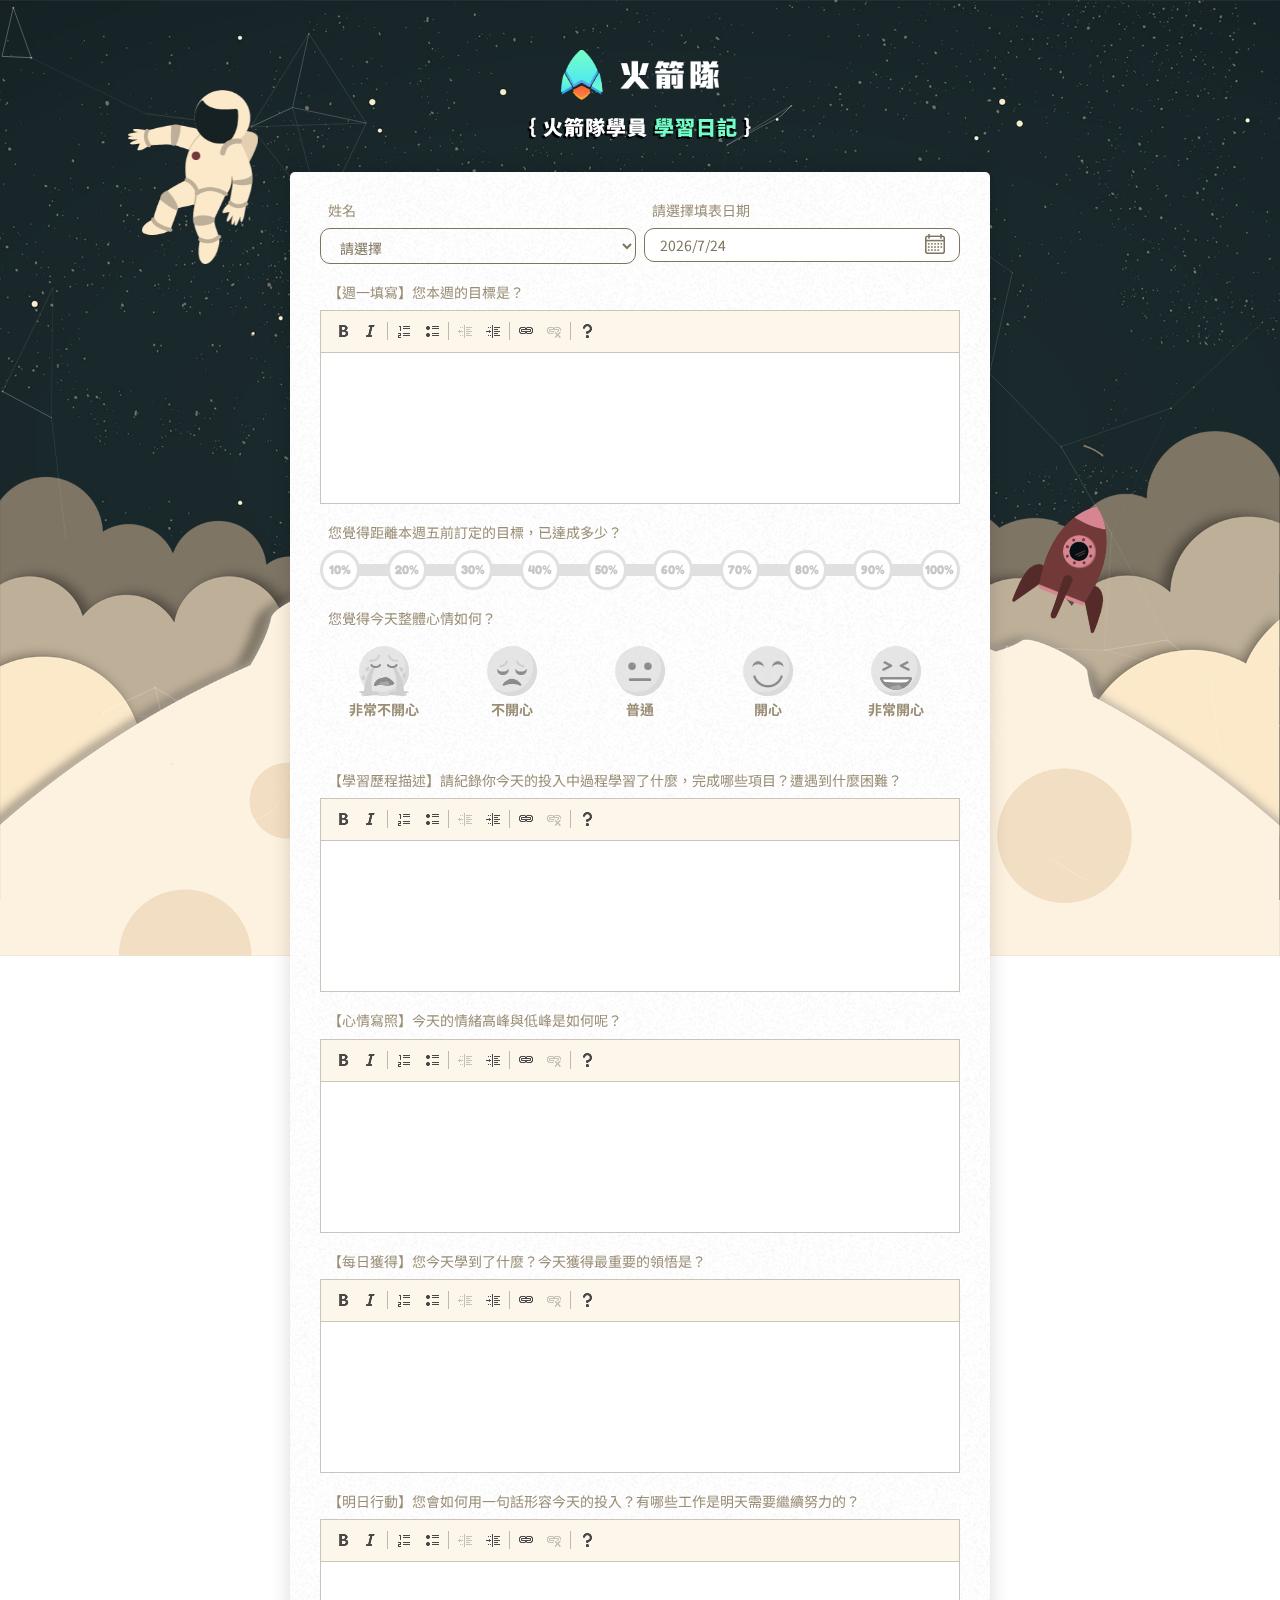
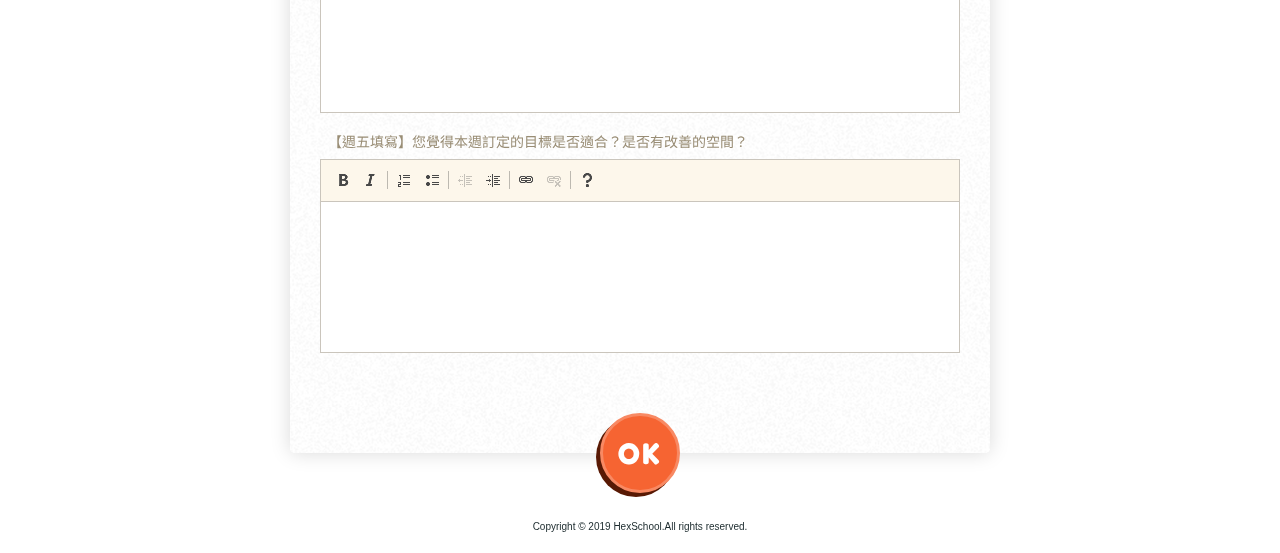
<file: index.html>
<!DOCTYPE html>
<html lang="zh-TW">

<head>
    <meta charset="UTF-8">

    <title>火箭隊｜學員日記填寫表單</title>

    <!-- <meta content="width=device-width, initial-scale=1.0" name="viewport"> -->
    <meta name="viewport" content="width=device-width, initial-scale=1.0, maximum-scale=1.0, user-scalable=0" />
    <meta http-equiv="X-UA-Compatible" content="IE=edge,chrome=1">

    <meta property="og:title" content="六角學院｜火箭隊軟體工程師培訓營">
    <meta property="og:description" content="火箭隊軟體工程師培訓計畫｜與您一同搭造火箭，讓您的人生一飛沖天">
    <meta property="og:image" content="https://register.rocket-coding.com/img/fb.jpg">

    <meta property="fb:app_id" content="113926539963626">
    <meta property="og:site_name" content="六角學院｜火箭隊軟體工程師培訓營">
    <meta property="og:locale" content="zh_TW">
    <!-- <meta property="og:url" content="http://register.rocket-coding.com/"> -->
    <meta property="og:type" content="website">
    <link rel="icon" href="admin/img/favicon.png">

    <meta content="https://register.rocket-coding.com/img/fb.png" name="image">
    <meta content="火箭隊軟體工程師培訓計畫｜與您一同搭造火箭，讓您的人生一飛沖天" name="description">
    <meta content="六角學院" name="author">
    <link rel="stylesheet" href="admin/css/all.css">

</head>

<body>
    <!-- <div class="loader">
        <div class="loader_img">
            <img class="logo_img" src="admin/img/logo01.png" alt="">
            <img class="logo_word" src="admin/img/logo02.png" alt="">
        </div>
    </div> -->
    <div class="container">
        <div class="logo">
            <a href="index.html"><img src="admin/img/logo.png" alt=""></a>
            <h1><span>｛ 火箭隊學員</span> 學習日記 <span> ｝</span></h1>
        </div>
        <div class="bgItme">
            <img class="man" src="admin/img/man.png" alt="">
            <!-- <img class="moon" src="admin/img/moon.png" alt=""> -->
            <img class="rocket" src="admin/img/rocket.png" alt="">
        </div>
        <div class="form">

            <form action="" method="post" target="hide_iframe">
                <div class="row">
                    <div class="col-6">
                        <div class="form__group">
                            <label for="">姓名</label>
                            <div class="select">
                                <select name="姓名" id="name">
                                    <option disabled selected hidden>請選擇</option>
                                    <option value="江宜蓁">宜蓁</option>
                                    <option value="Chita">Chita</option>
                                    <option value="Mike">Mike</option>
                                </select>
                            </div>
                        </div>
                    </div>
                    <div class="col-6">
                        <div class="form__group searchDate_box">
                            <label for="">請選擇填表日期</label>
                            <input id="searchDate" type="text" value="">
                        </div>
                    </div>
                </div>
                <div class="form__group targetBox">
                    <label for="">【週一填寫】您本週的目標是？</label>
                    <!-- <div class="target">1.完成什麼什麼什麼</div> -->
                    <textarea id="editor" name="" rows="3"></textarea>
                </div>
                <div class="form__group">
                    <label for="">您覺得距離本週五前訂定的目標，已達成多少？</label>
                    <div class="form__progress">
                        <div class="degree"><em></em></div>
                        <span>10%<input type="radio" name="ok" value="10"></span>
                        <span>20%<input type="radio" name="ok" value="20"></span>
                        <span>30%<input type="radio" name="ok" value="30"></span>
                        <span>40%<input type="radio" name="ok" value="40"></span>
                        <span>50%<input type="radio" name="ok" value="50"></span>
                        <span>60%<input type="radio" name="ok" value="60"></span>
                        <span>70%<input type="radio" name="ok" value="70"></span>
                        <span>80%<input type="radio" name="ok" value="80"></span>
                        <span>90%<input type="radio" name="ok" value="90"></span>
                        <span>100%<input type="radio" name="ok" value="100"></span>
                    </div>
                </div>
                <div class="form__group">
                    <label for="">您覺得今天整體心情如何？</label>
                    <div class="form__img">
                        <div class="form__group">
                            <input type="radio" name="mood" value="1">
                            <img src="admin/img/mood/01.svg">
                            <label for="mood">非常不開心</label>
                        </div>
                        <div class="form__group">
                            <input type="radio" name="mood" value="2">
                            <img src="admin/img/mood/02.svg" alt="">
                            <label for="mood">不開心</label>
                        </div>
                        <div class="form__group">
                            <input type="radio" name="mood" value="3">
                            <img src="admin/img/mood/03.svg" alt="">
                            <label for="mood">普通</label>
                        </div>
                        <div class="form__group">
                            <input type="radio" name="mood" value="4">
                            <img src="admin/img/mood/04.svg" alt="">
                            <label for="mood">開心</label>
                        </div>
                        <div class="form__group">
                            <input type="radio" name="mood" value="5">
                            <img src="admin/img/mood/05.svg" alt="">
                            <label for="mood">非常開心</label>
                        </div>
                    </div>
                </div>
                <div class="form__group">
                    <label for="">【學習歷程描述】請紀錄你今天的投入中過程學習了什麼，完成哪些項目？遭遇到什麼困難？</label>
                    <textarea id="process" name="" rows="3"></textarea>
                </div>
                <div class="form__group">
                    <label for="">【心情寫照】今天的情緒高峰與低峰是如何呢？</label>
                    <textarea id="sentiment" name="" rows="3"></textarea>
                </div>
                <div class="form__group">
                    <label for="">【每日獲得】您今天學到了什麼？今天獲得最重要的領悟是？</label>
                    <textarea id="comprehension" name="" rows="3"></textarea>
                </div>
                <div class="form__group">
                    <label for="">【明日行動】您會如何用一句話形容今天的投入？有哪些工作是明天需要繼續努力的？</label>
                    <textarea id="strive" name="" rows="3"></textarea>
                </div>
                <div class="form__group">
                    <label for="">【週五填寫】您覺得本週訂定的目標是否適合？是否有改善的空間？</label>
                    <textarea id="Friday" name="" rows="3"></textarea>
                </div>
                <button type="submit" class="form__btn">OK</button>
            </form>
            <iframe id="hide_iframe" name="hide_iframe" style="display:none;"></iframe>
        </div>
        <div id="particles-js"></div>
    </div>
    <footer>
        Copyright © 2019 HexSchool.All rights reserved.
    </footer>
    <!-- 機器人 -->
    <!-- <input type="hidden" name="hiddenToken" id="hiddenToken">
    <script src="https://www.google.com/recaptcha/api.js?render=6LdGz78UAAAAAD6K2raruEUQnSY11kcEsg2Ng-_X">
    </script>
    <script>
        grecaptcha.ready(function () {
            grecaptcha.execute('6LdGz78UAAAAAD6K2raruEUQnSY11kcEsg2Ng-_X', { action: 'social' }).then(function (token) {
                console.log(token);
                document.getElementById("hiddenToken").value = token;
                console.log(document.getElementById("hiddenToken"));
            });
        });
    </script> -->
</body>
<script type="text/javascript" src="admin/js/jquery-3.4.1.min.js"></script>
<script src="admin/js/particles.min.js"></script>
<script type="text/javascript" src="admin/js/datepicker.min.js"></script>
<script type="text/javascript" src="admin/js/datepicker.zh.js"></script>
<script src="admin/js/ckeditor.js"></script>
<script src="admin/js/sample.js"></script>
<script src="admin/js/star.js"></script>
<script src="admin/js/script.js?1081106_3"></script>
<script>
    initSample();
</script>

</html>
</file>
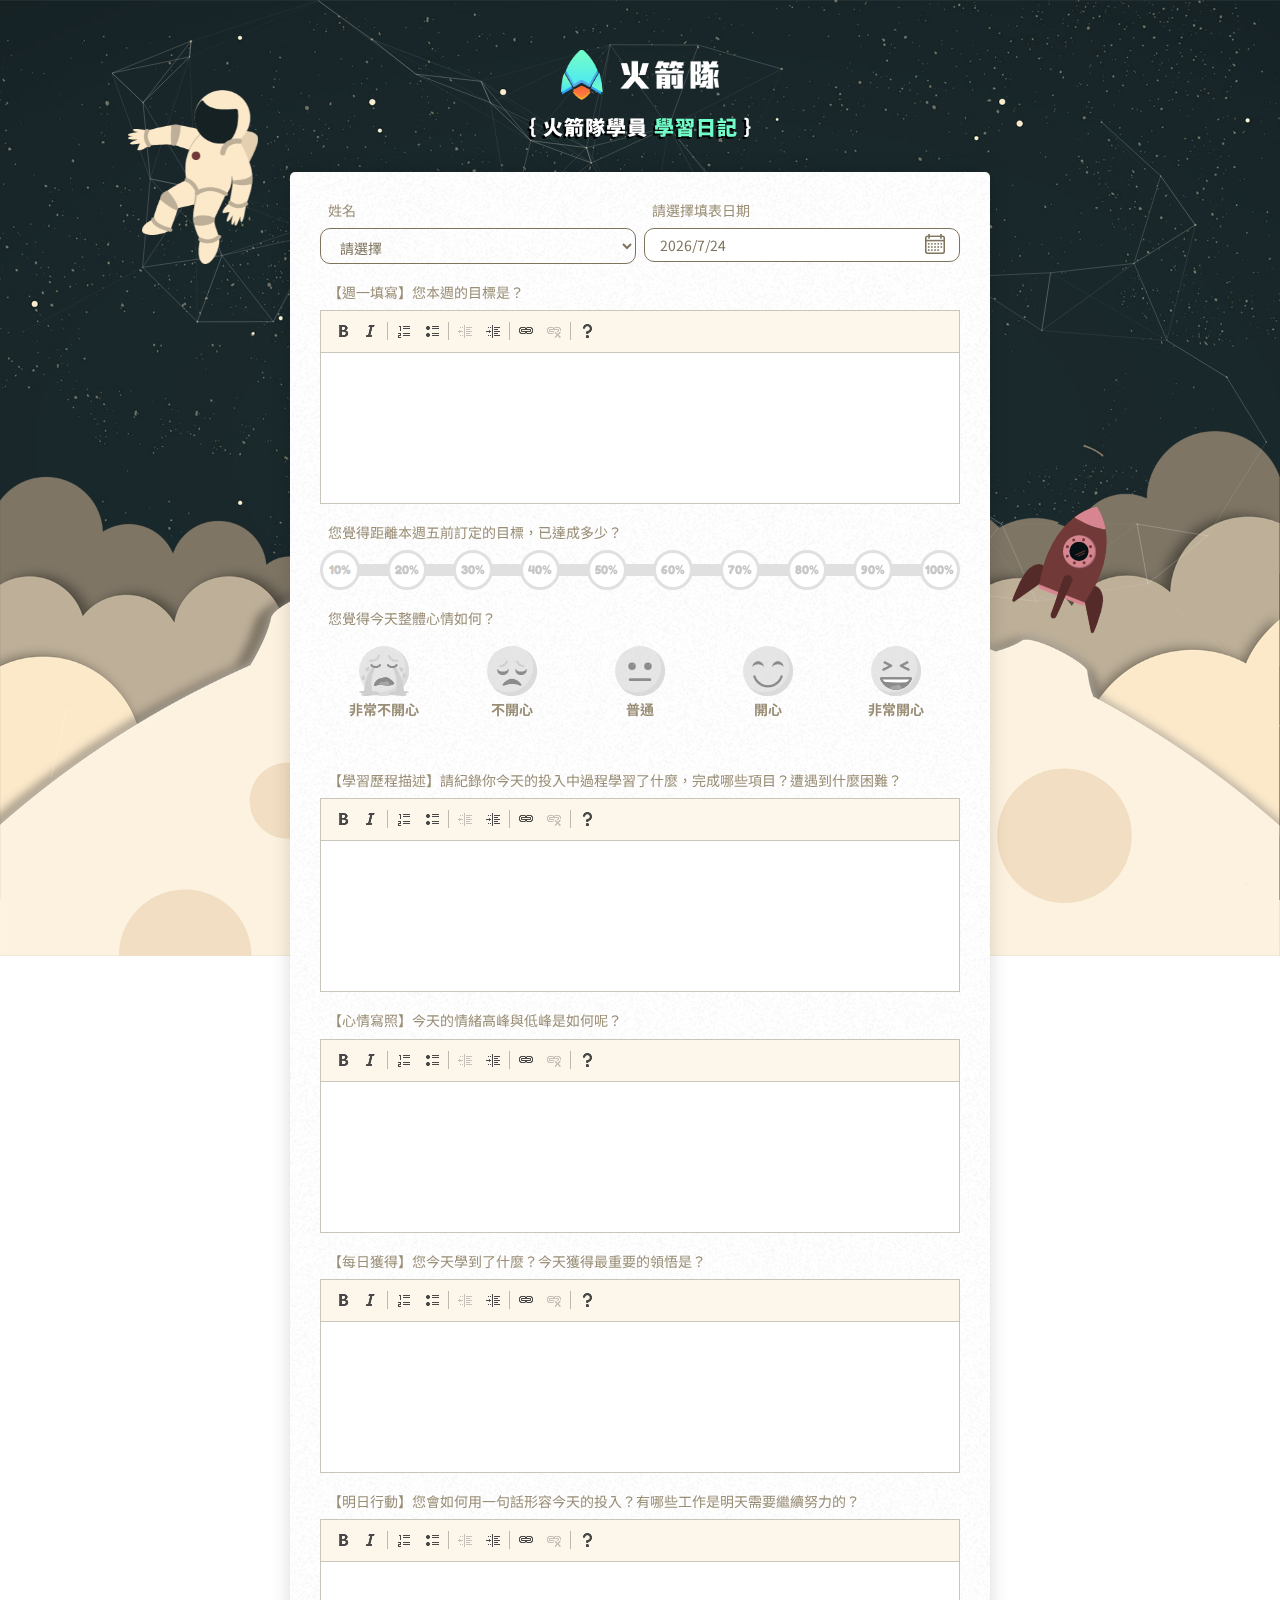
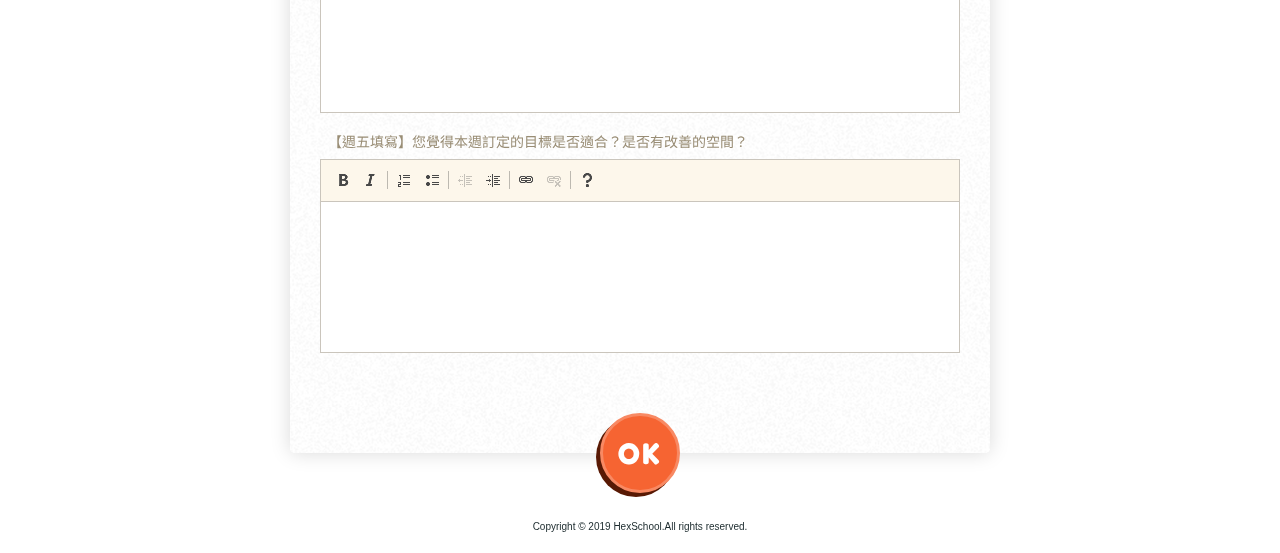
<file: form.html>
<!DOCTYPE html>
<html lang="zh-TW">

<head>
    <meta charset="UTF-8">

    <title>火箭隊｜學員日記填寫表單</title>

    <!-- <meta content="width=device-width, initial-scale=1.0" name="viewport"> -->
    <meta name="viewport" content="width=device-width, initial-scale=1.0, maximum-scale=1.0, user-scalable=0" />
    <meta http-equiv="X-UA-Compatible" content="IE=edge,chrome=1">

    <meta property="og:title" content="六角學院｜火箭隊軟體工程師培訓營">
    <meta property="og:description" content="火箭隊軟體工程師培訓計畫｜與您一同搭造火箭，讓您的人生一飛沖天">
    <meta property="og:image" content="https://register.rocket-coding.com/img/fb.jpg">

    <meta property="fb:app_id" content="113926539963626">
    <meta property="og:site_name" content="六角學院｜火箭隊軟體工程師培訓營">
    <meta property="og:locale" content="zh_TW">
    <!-- <meta property="og:url" content="http://register.rocket-coding.com/"> -->
    <meta property="og:type" content="website">
    <link rel="icon" href="admin/img/favicon.png">

    <meta content="https://register.rocket-coding.com/img/fb.png" name="image">
    <meta content="火箭隊軟體工程師培訓計畫｜與您一同搭造火箭，讓您的人生一飛沖天" name="description">
    <meta content="六角學院" name="author">
    <link rel="stylesheet" href="admin/css/all.css">

</head>

<body>
    <!-- <div class="loader">
        <div class="loader_img">
            <img class="logo_img" src="admin/img/logo01.png" alt="">
            <img class="logo_word" src="admin/img/logo02.png" alt="">
        </div>
    </div> -->
    <div class="container">
        <div class="logo">
            <img src="admin/img/logo.png" alt="">
            <h1><span>｛ 火箭隊學員</span> 學習日記 <span> ｝</span></h1>
        </div>
        <div class="bgItme">
            <img class="man" src="admin/img/man.png" alt="">
            <!-- <img class="moon" src="admin/img/moon.png" alt=""> -->
            <img class="rocket" src="admin/img/rocket.png" alt="">
        </div>
        <div class="form">

            <form action="" method="post" target="hide_iframe">
                <div class="row">
                    <div class="col-6">
                        <div class="form__group">
                            <label for="">姓名</label>
                            <div class="select">
                                <select name="姓名" id="name">
                                    <option disabled selected hidden>請選擇</option>
                                    <option value="江宜蓁">宜蓁</option>
                                    <option value="Chita">Chita</option>
                                    <option value="Mike">Mike</option>
                                </select>
                            </div>
                        </div>
                    </div>
                    <div class="col-6">
                        <div class="form__group searchDate_box">
                            <label for="">請選擇填表日期</label>
                            <input id="searchDate" type="text" value="">
                        </div>
                    </div>
                </div>
                <div class="form__group targetBox">
                    <label for="">【週一填寫】您本週的目標是？</label>
                    <!-- <div class="target">1.完成什麼什麼什麼</div> -->
                    <textarea id="editor" name="" rows="3"></textarea>
                </div>
                <div class="form__group">
                    <label for="">您覺得距離本週五前訂定的目標，已達成多少？</label>
                    <div class="form__progress">
                        <div class="degree"><em></em></div>
                        <span>10%<input type="radio" name="ok" value="10"></span>
                        <span>20%<input type="radio" name="ok" value="20"></span>
                        <span>30%<input type="radio" name="ok" value="30"></span>
                        <span>40%<input type="radio" name="ok" value="40"></span>
                        <span>50%<input type="radio" name="ok" value="50"></span>
                        <span>60%<input type="radio" name="ok" value="60"></span>
                        <span>70%<input type="radio" name="ok" value="70"></span>
                        <span>80%<input type="radio" name="ok" value="80"></span>
                        <span>90%<input type="radio" name="ok" value="90"></span>
                        <span>100%<input type="radio" name="ok" value="100"></span>
                    </div>
                </div>
                <div class="form__group">
                    <label for="">您覺得今天整體心情如何？</label>
                    <div class="form__img">
                        <div class="form__group">
                            <input type="radio" name="mood" value="1">
                            <img src="admin/img/mood/01.svg">
                            <label for="mood">非常不開心</label>
                        </div>
                        <div class="form__group">
                            <input type="radio" name="mood" value="2">
                            <img src="admin/img/mood/02.svg" alt="">
                            <label for="mood">不開心</label>
                        </div>
                        <div class="form__group">
                            <input type="radio" name="mood" value="3">
                            <img src="admin/img/mood/03.svg" alt="">
                            <label for="mood">普通</label>
                        </div>
                        <div class="form__group">
                            <input type="radio" name="mood" value="4">
                            <img src="admin/img/mood/04.svg" alt="">
                            <label for="mood">開心</label>
                        </div>
                        <div class="form__group">
                            <input type="radio" name="mood" value="5">
                            <img src="admin/img/mood/05.svg" alt="">
                            <label for="mood">非常開心</label>
                        </div>
                    </div>
                </div>
                <div class="form__group">
                    <label for="">【學習歷程描述】請紀錄你今天的投入中過程學習了什麼，完成哪些項目？遭遇到什麼困難？</label>
                    <textarea id="process" name="" rows="3"></textarea>
                </div>
                <div class="form__group">
                    <label for="">【心情寫照】今天的情緒高峰與低峰是如何呢？</label>
                    <textarea id="sentiment" name="" rows="3"></textarea>
                </div>
                <div class="form__group">
                    <label for="">【每日獲得】您今天學到了什麼？今天獲得最重要的領悟是？</label>
                    <textarea id="comprehension" name="" rows="3"></textarea>
                </div>
                <div class="form__group">
                    <label for="">【明日行動】您會如何用一句話形容今天的投入？有哪些工作是明天需要繼續努力的？</label>
                    <textarea id="strive" name="" rows="3"></textarea>
                </div>
                <div class="form__group">
                    <label for="">【週五填寫】您覺得本週訂定的目標是否適合？是否有改善的空間？</label>
                    <textarea id="Friday" name="" rows="3"></textarea>
                </div>
                <button type="submit" class="form__btn">OK</button>
            </form>
            <iframe id="hide_iframe" name="hide_iframe" style="display:none;"></iframe>
        </div>
        <div id="particles-js"></div>
    </div>
    <footer>
        Copyright © 2019 HexSchool.All rights reserved.
    </footer>
    <!-- 機器人 -->
    <!-- <input type="hidden" name="hiddenToken" id="hiddenToken">
    <script src="https://www.google.com/recaptcha/api.js?render=6LdGz78UAAAAAD6K2raruEUQnSY11kcEsg2Ng-_X">
    </script>
    <script>
        grecaptcha.ready(function () {
            grecaptcha.execute('6LdGz78UAAAAAD6K2raruEUQnSY11kcEsg2Ng-_X', { action: 'social' }).then(function (token) {
                console.log(token);
                document.getElementById("hiddenToken").value = token;
                console.log(document.getElementById("hiddenToken"));
            });
        });
    </script> -->
</body>
<script type="text/javascript" src="admin/js/jquery-3.4.1.min.js"></script>
<script src="admin/js/particles.min.js"></script>
<script type="text/javascript" src="admin/js/datepicker.min.js"></script>
<script type="text/javascript" src="admin/js/datepicker.zh.js"></script>
<script src="admin/js/ckeditor.js"></script>
<script src="admin/js/sample.js"></script>
<script src="admin/js/star.js"></script>
<script src="admin/js/script.js?1081106_3"></script>
<script>
    initSample();
</script>

</html>
</file>
<file: admin/css/all.css>
@charset "UTF-8";
@import url("https://fonts.googleapis.com/css?family=Noto+Sans+TC&display=swap");
@import url(https://fonts.googleapis.com/css?family=Fredoka+One);
@-webkit-keyframes notice {
  0% {
    border: 1px solid #afa592; }
  50% {
    border: 1px solid red; }
  100% {
    border: 1px solid #afa592; } }
@keyframes notice {
  0% {
    border: 1px solid #afa592; }
  50% {
    border: 1px solid red; }
  100% {
    border: 1px solid #afa592; } }

.datepicker--cells {
  display: -webkit-flex;
  display: -ms-flexbox;
  display: -webkit-box;
  display: flex;
  -webkit-flex-wrap: wrap;
  -ms-flex-wrap: wrap;
  flex-wrap: wrap; }

.datepicker--cell {
  border-radius: 4px;
  -webkit-box-sizing: border-box;
  box-sizing: border-box;
  cursor: pointer;
  display: -webkit-flex;
  display: -ms-flexbox;
  display: -webkit-box;
  display: flex;
  position: relative;
  -webkit-align-items: center;
  -ms-flex-align: center;
  -webkit-box-align: center;
  align-items: center;
  -webkit-justify-content: center;
  -ms-flex-pack: center;
  -webkit-box-pack: center;
  justify-content: center;
  height: 32px;
  z-index: 1; }

.datepicker--cell.-focus- {
  background: #f0f0f0; }

.datepicker--cell.-current- {
  color: #4EB5E6; }

.datepicker--cell.-current-.-focus- {
  color: #4a4a4a; }

.datepicker--cell.-current-.-in-range- {
  color: #4EB5E6; }

.datepicker--cell.-in-range- {
  background: rgba(92, 196, 239, 0.1);
  color: #4a4a4a;
  border-radius: 0; }

.datepicker--cell.-in-range-.-focus- {
  background-color: rgba(92, 196, 239, 0.2); }

.datepicker--cell.-disabled- {
  cursor: default;
  color: #aeaeae; }

.datepicker--cell.-disabled-.-focus- {
  color: #aeaeae; }

.datepicker--cell.-disabled-.-in-range- {
  color: #a1a1a1; }

.datepicker--cell.-disabled-.-current-.-focus- {
  color: #aeaeae; }

.datepicker--cell.-range-from- {
  border: 1px solid rgba(92, 196, 239, 0.5);
  background-color: rgba(92, 196, 239, 0.1);
  border-radius: 4px 0 0 4px; }

.datepicker--cell.-range-to- {
  border: 1px solid rgba(92, 196, 239, 0.5);
  background-color: rgba(92, 196, 239, 0.1);
  border-radius: 0 4px 4px 0; }

.datepicker--cell.-selected-, .datepicker--cell.-selected-.-current- {
  color: #fff;
  background: #5cc4ef; }

.datepicker--cell.-range-from-.-range-to- {
  border-radius: 4px; }

.datepicker--cell.-selected- {
  border: none; }

.datepicker--cell.-selected-.-focus- {
  background: #45bced; }

.datepicker--cell:empty {
  cursor: default; }

.datepicker--days-names {
  display: -webkit-flex;
  display: -ms-flexbox;
  display: -webkit-box;
  display: flex;
  -webkit-flex-wrap: wrap;
  -ms-flex-wrap: wrap;
  flex-wrap: wrap;
  margin: 8px 0 3px; }

.datepicker--day-name {
  color: #FF9A19;
  display: -webkit-flex;
  display: -ms-flexbox;
  display: -webkit-box;
  display: flex;
  -webkit-align-items: center;
  -ms-flex-align: center;
  -webkit-box-align: center;
  align-items: center;
  -webkit-justify-content: center;
  -ms-flex-pack: center;
  -webkit-box-pack: center;
  justify-content: center;
  -webkit-flex: 1;
  -ms-flex: 1;
  -webkit-box-flex: 1;
  flex: 1;
  text-align: center;
  text-transform: uppercase;
  font-size: .8em; }

.-only-timepicker- .datepicker--content, .datepicker--body, .datepicker-inline .datepicker--pointer {
  display: none; }

.datepicker--cell-day {
  width: 14.28571%; }

.datepicker--cells-months {
  height: 170px; }

.datepicker--cell-month {
  width: 33.33%;
  height: 25%; }

.datepicker--cells-years, .datepicker--years {
  height: 170px; }

.datepicker--cell-year {
  width: 25%;
  height: 33.33%; }

.datepickers-container {
  position: absolute;
  left: 0;
  top: 0; }

@media print {
  .datepickers-container {
    display: none; } }

.datepicker {
  background: #fff;
  border: 1px solid #dbdbdb;
  -webkit-box-shadow: 0 4px 12px rgba(0, 0, 0, 0.15);
  box-shadow: 0 4px 12px rgba(0, 0, 0, 0.15);
  border-radius: 4px;
  -webkit-box-sizing: content-box;
  box-sizing: content-box;
  font-family: Tahoma,sans-serif;
  font-size: 14px;
  color: #4a4a4a;
  width: 250px;
  position: absolute;
  left: -100000px;
  opacity: 0;
  transition: opacity .3s ease,left 0s .3s,-webkit-transform .3s ease;
  -webkit-transition: opacity .3s ease,left 0s .3s,-webkit-transform .3s ease;
  -o-transition: opacity .3s ease,transform .3s ease,left 0s .3s;
  transition: opacity .3s ease,transform .3s ease,left 0s .3s;
  transition: opacity .3s ease,transform .3s ease,left 0s .3s,-webkit-transform .3s ease;
  z-index: 100; }

.datepicker.-from-top- {
  -webkit-transform: translateY(-8px);
  -ms-transform: translateY(-8px);
  transform: translateY(-8px); }

.datepicker.-from-right- {
  -webkit-transform: translateX(8px);
  -ms-transform: translateX(8px);
  transform: translateX(8px); }

.datepicker.-from-bottom- {
  -webkit-transform: translateY(8px);
  -ms-transform: translateY(8px);
  transform: translateY(8px); }

.datepicker.-from-left- {
  -webkit-transform: translateX(-8px);
  -ms-transform: translateX(-8px);
  transform: translateX(-8px); }

.datepicker.active {
  opacity: 1;
  -webkit-transform: translate(0);
  -ms-transform: translate(0);
  transform: translate(0);
  transition: opacity .3s ease,left 0s 0s,-webkit-transform .3s ease;
  -webkit-transition: opacity .3s ease,left 0s 0s,-webkit-transform .3s ease;
  -o-transition: opacity .3s ease,transform .3s ease,left 0s 0s;
  transition: opacity .3s ease,transform .3s ease,left 0s 0s;
  transition: opacity .3s ease,transform .3s ease,left 0s 0s,-webkit-transform .3s ease; }

.datepicker-inline .datepicker {
  border-color: #d7d7d7;
  -webkit-box-shadow: none;
  box-shadow: none;
  position: static;
  left: auto;
  right: auto;
  opacity: 1;
  -webkit-transform: none;
  -ms-transform: none;
  transform: none; }

.datepicker--content {
  -webkit-box-sizing: content-box;
  box-sizing: content-box;
  padding: 4px; }

.datepicker--pointer {
  position: absolute;
  background: #fff;
  border-top: 1px solid #dbdbdb;
  border-right: 1px solid #dbdbdb;
  width: 10px;
  height: 10px;
  z-index: -1; }

.datepicker--nav-action:hover, .datepicker--nav-title:hover {
  background: #f0f0f0; }

.-top-center- .datepicker--pointer, .-top-left- .datepicker--pointer, .-top-right- .datepicker--pointer {
  top: calc(100% - 4px);
  -webkit-transform: rotate(135deg);
  -ms-transform: rotate(135deg);
  transform: rotate(135deg); }

.-right-bottom- .datepicker--pointer, .-right-center- .datepicker--pointer, .-right-top- .datepicker--pointer {
  right: calc(100% - 4px);
  -webkit-transform: rotate(225deg);
  -ms-transform: rotate(225deg);
  transform: rotate(225deg); }

.-bottom-center- .datepicker--pointer, .-bottom-left- .datepicker--pointer, .-bottom-right- .datepicker--pointer {
  bottom: calc(100% - 4px);
  -webkit-transform: rotate(315deg);
  -ms-transform: rotate(315deg);
  transform: rotate(315deg); }

.-left-bottom- .datepicker--pointer, .-left-center- .datepicker--pointer, .-left-top- .datepicker--pointer {
  left: calc(100% - 4px);
  -webkit-transform: rotate(45deg);
  -ms-transform: rotate(45deg);
  transform: rotate(45deg); }

.-bottom-left- .datepicker--pointer, .-top-left- .datepicker--pointer {
  left: 10px; }

.-bottom-right- .datepicker--pointer, .-top-right- .datepicker--pointer {
  right: 10px; }

.-bottom-center- .datepicker--pointer, .-top-center- .datepicker--pointer {
  left: calc(50% - 10px / 2); }

.-left-top- .datepicker--pointer, .-right-top- .datepicker--pointer {
  top: 10px; }

.-left-bottom- .datepicker--pointer, .-right-bottom- .datepicker--pointer {
  bottom: 10px; }

.-left-center- .datepicker--pointer, .-right-center- .datepicker--pointer {
  top: calc(50% - 10px / 2); }

.datepicker--body.active {
  display: block; }

.datepicker--nav {
  display: -webkit-flex;
  display: -ms-flexbox;
  display: -webkit-box;
  display: flex;
  -webkit-justify-content: space-between;
  -ms-flex-pack: justify;
  -webkit-box-pack: justify;
  justify-content: space-between;
  border-bottom: 1px solid #efefef;
  min-height: 32px;
  padding: 4px; }

.-only-timepicker- .datepicker--nav {
  display: none; }

.datepicker--nav-action, .datepicker--nav-title {
  display: -webkit-flex;
  display: -ms-flexbox;
  display: -webkit-box;
  display: flex;
  cursor: pointer;
  -webkit-align-items: center;
  -ms-flex-align: center;
  -webkit-box-align: center;
  align-items: center;
  -webkit-justify-content: center;
  -ms-flex-pack: center;
  -webkit-box-pack: center;
  justify-content: center; }

.datepicker--nav-action {
  width: 32px;
  border-radius: 4px;
  -webkit-user-select: none;
  -moz-user-select: none;
  -ms-user-select: none;
  user-select: none; }

.datepicker--nav-action.-disabled- {
  visibility: hidden; }

.datepicker--nav-action svg {
  width: 32px;
  height: 32px; }

.datepicker--nav-action path {
  fill: none;
  stroke: #9c9c9c;
  stroke-width: 2px; }

.datepicker--nav-title {
  border-radius: 4px;
  padding: 0 8px; }

.datepicker--buttons, .datepicker--time {
  border-top: 1px solid #efefef;
  padding: 4px; }

.datepicker--nav-title i {
  font-style: normal;
  color: #9c9c9c;
  margin-left: 5px; }

.datepicker--nav-title.-disabled- {
  cursor: default;
  background: 0 0; }

.datepicker--buttons {
  display: -webkit-flex;
  display: -ms-flexbox;
  display: -webkit-box;
  display: flex; }

.datepicker--button {
  color: #4EB5E6;
  cursor: pointer;
  border-radius: 4px;
  -webkit-flex: 1;
  -ms-flex: 1;
  -webkit-box-flex: 1;
  flex: 1;
  display: -webkit-inline-flex;
  display: -ms-inline-flexbox;
  display: -webkit-inline-box;
  display: inline-flex;
  -webkit-justify-content: center;
  -ms-flex-pack: center;
  -webkit-box-pack: center;
  justify-content: center;
  -webkit-align-items: center;
  -ms-flex-align: center;
  -webkit-box-align: center;
  align-items: center;
  height: 32px; }

.datepicker--button:hover {
  color: #4a4a4a;
  background: #f0f0f0; }

.datepicker--time {
  display: -webkit-flex;
  display: -ms-flexbox;
  display: -webkit-box;
  display: flex;
  -webkit-align-items: center;
  -ms-flex-align: center;
  -webkit-box-align: center;
  align-items: center;
  position: relative; }

.datepicker--time.-am-pm- .datepicker--time-sliders {
  -webkit-flex: 0 1 138px;
  -ms-flex: 0 1 138px;
  -webkit-box-flex: 0;
  flex: 0 1 138px;
  max-width: 138px; }

.-only-timepicker- .datepicker--time {
  border-top: none; }

.datepicker--time-sliders {
  -webkit-flex: 0 1 153px;
  -ms-flex: 0 1 153px;
  -webkit-box-flex: 0;
  flex: 0 1 153px;
  margin-right: 10px;
  max-width: 153px; }

.datepicker--time-label {
  display: none;
  font-size: 12px; }

.datepicker--time-current {
  display: -webkit-flex;
  display: -ms-flexbox;
  display: -webkit-box;
  display: flex;
  -webkit-align-items: center;
  -ms-flex-align: center;
  -webkit-box-align: center;
  align-items: center;
  -webkit-flex: 1;
  -ms-flex: 1;
  -webkit-box-flex: 1;
  flex: 1;
  font-size: 14px;
  text-align: center;
  margin: 0 0 0 10px; }

.datepicker--time-current-colon {
  margin: 0 2px 3px;
  line-height: 1; }

.datepicker--time-current-hours, .datepicker--time-current-minutes {
  line-height: 1;
  font-size: 19px;
  font-family: "Century Gothic",CenturyGothic,AppleGothic,sans-serif;
  position: relative;
  z-index: 1; }

.datepicker--time-current-hours:after, .datepicker--time-current-minutes:after {
  content: '';
  background: #f0f0f0;
  border-radius: 4px;
  position: absolute;
  left: -2px;
  top: -3px;
  right: -2px;
  bottom: -2px;
  z-index: -1;
  opacity: 0; }

.datepicker--time-current-hours.-focus-:after, .datepicker--time-current-minutes.-focus-:after {
  opacity: 1; }

.datepicker--time-current-ampm {
  text-transform: uppercase;
  -webkit-align-self: flex-end;
  -ms-flex-item-align: end;
  align-self: flex-end;
  color: #9c9c9c;
  margin-left: 6px;
  font-size: 11px;
  margin-bottom: 1px; }

.datepicker--time-row {
  display: -webkit-flex;
  display: -ms-flexbox;
  display: -webkit-box;
  display: flex;
  -webkit-align-items: center;
  -ms-flex-align: center;
  -webkit-box-align: center;
  align-items: center;
  font-size: 11px;
  height: 17px;
  background: -webkit-gradient(linear, left top, right top, from(#dedede), to(#dedede)) left 50%/100% 1px no-repeat;
  background: -webkit-linear-gradient(left, #dedede, #dedede) left 50%/100% 1px no-repeat;
  background: -o-linear-gradient(left, #dedede, #dedede) left 50%/100% 1px no-repeat;
  background: linear-gradient(to right, #dedede, #dedede) left 50%/100% 1px no-repeat; }

.datepicker--time-row:first-child {
  margin-bottom: 4px; }

.datepicker--time-row input[type=range] {
  background: 0 0;
  cursor: pointer;
  -webkit-flex: 1;
  -ms-flex: 1;
  -webkit-box-flex: 1;
  flex: 1;
  height: 100%;
  padding: 0;
  margin: 0;
  -webkit-appearance: none; }

.datepicker--time-row input[type=range]::-ms-tooltip {
  display: none; }

.datepicker--time-row input[type=range]:hover::-webkit-slider-thumb {
  border-color: #b8b8b8; }

.datepicker--time-row input[type=range]:hover::-moz-range-thumb {
  border-color: #b8b8b8; }

.datepicker--time-row input[type=range]:hover::-ms-thumb {
  border-color: #b8b8b8; }

.datepicker--time-row input[type=range]:focus {
  outline: 0; }

.datepicker--time-row input[type=range]:focus::-webkit-slider-thumb {
  background: #5cc4ef;
  border-color: #5cc4ef; }

.datepicker--time-row input[type=range]:focus::-moz-range-thumb {
  background: #5cc4ef;
  border-color: #5cc4ef; }

.datepicker--time-row input[type=range]:focus::-ms-thumb {
  background: #5cc4ef;
  border-color: #5cc4ef; }

.datepicker--time-row input[type=range]::-webkit-slider-thumb {
  -webkit-appearance: none;
  -webkit-box-sizing: border-box;
  box-sizing: border-box;
  height: 12px;
  width: 12px;
  border-radius: 3px;
  border: 1px solid #dedede;
  background: #fff;
  cursor: pointer;
  -webkit-transition: background .2s;
  -o-transition: background .2s;
  transition: background .2s;
  margin-top: -6px; }

.datepicker--time-row input[type=range]::-moz-range-thumb {
  box-sizing: border-box;
  height: 12px;
  width: 12px;
  border-radius: 3px;
  border: 1px solid #dedede;
  background: #fff;
  cursor: pointer;
  -webkit-transition: background .2s;
  -o-transition: background .2s;
  transition: background .2s; }

.datepicker--time-row input[type=range]::-ms-thumb {
  box-sizing: border-box;
  height: 12px;
  width: 12px;
  border-radius: 3px;
  border: 1px solid #dedede;
  background: #fff;
  cursor: pointer;
  -webkit-transition: background .2s;
  -o-transition: background .2s;
  transition: background .2s; }

.datepicker--time-row input[type=range]::-webkit-slider-runnable-track {
  border: none;
  height: 1px;
  cursor: pointer;
  color: transparent;
  background: 0 0; }

.datepicker--time-row input[type=range]::-moz-range-track {
  border: none;
  height: 1px;
  cursor: pointer;
  color: transparent;
  background: 0 0; }

.datepicker--time-row input[type=range]::-ms-track {
  border: none;
  height: 1px;
  cursor: pointer;
  color: transparent;
  background: 0 0; }

.datepicker--time-row input[type=range]::-ms-fill-lower {
  background: 0 0; }

.datepicker--time-row input[type=range]::-ms-fill-upper {
  background: 0 0; }

.datepicker--time-row span {
  padding: 0 12px; }

.datepicker--time-icon {
  color: #9c9c9c;
  border: 1px solid;
  border-radius: 50%;
  font-size: 16px;
  position: relative;
  margin: 0 5px -1px 0;
  width: 1em;
  height: 1em; }

.datepicker--time-icon:after, .datepicker--time-icon:before {
  content: '';
  background: currentColor;
  position: absolute; }

.datepicker--time-icon:after {
  height: .4em;
  width: 1px;
  left: calc(50% - 1px);
  top: calc(50% + 1px);
  -webkit-transform: translateY(-100%);
  -ms-transform: translateY(-100%);
  transform: translateY(-100%); }

.datepicker--time-icon:before {
  width: .4em;
  height: 1px;
  top: calc(50% + 1px);
  left: calc(50% - 1px); }

.datepicker--cell-day.-other-month-, .datepicker--cell-year.-other-decade- {
  color: #dedede; }

.datepicker--cell-day.-other-month-:hover, .datepicker--cell-year.-other-decade-:hover {
  color: #c5c5c5; }

.-disabled-.-focus-.datepicker--cell-day.-other-month-, .-disabled-.-focus-.datepicker--cell-year.-other-decade- {
  color: #dedede; }

.-selected-.datepicker--cell-day.-other-month-, .-selected-.datepicker--cell-year.-other-decade- {
  color: #fff;
  background: #a2ddf6; }

.-selected-.-focus-.datepicker--cell-day.-other-month-, .-selected-.-focus-.datepicker--cell-year.-other-decade- {
  background: #8ad5f4; }

.-in-range-.datepicker--cell-day.-other-month-, .-in-range-.datepicker--cell-year.-other-decade- {
  background-color: rgba(92, 196, 239, 0.1);
  color: #ccc; }

.-in-range-.-focus-.datepicker--cell-day.-other-month-, .-in-range-.-focus-.datepicker--cell-year.-other-decade- {
  background-color: rgba(92, 196, 239, 0.2); }

.datepicker--cell-day.-other-month-:empty, .datepicker--cell-year.-other-decade-:empty {
  background: 0 0;
  border: none; }

/*! normalize.css v8.0.1 | MIT License | github.com/necolas/normalize.css */
/* Document
   ========================================================================== */
/**
 * 1. Correct the line height in all browsers.
 * 2. Prevent adjustments of font size after orientation changes in iOS.
 */
html {
  line-height: 1.15;
  /* 1 */
  -webkit-text-size-adjust: 100%;
  /* 2 */ }

/* Sections
   ========================================================================== */
/**
 * Remove the margin in all browsers.
 */
body {
  margin: 0; }

/**
 * Render the `main` element consistently in IE.
 */
main {
  display: block; }

/**
 * Correct the font size and margin on `h1` elements within `section` and
 * `article` contexts in Chrome, Firefox, and Safari.
 */
h1 {
  font-size: 2em;
  margin: 0.67em 0; }

/* Grouping content
   ========================================================================== */
/**
 * 1. Add the correct box sizing in Firefox.
 * 2. Show the overflow in Edge and IE.
 */
hr {
  -webkit-box-sizing: content-box;
  box-sizing: content-box;
  /* 1 */
  height: 0;
  /* 1 */
  overflow: visible;
  /* 2 */ }

/**
 * 1. Correct the inheritance and scaling of font size in all browsers.
 * 2. Correct the odd `em` font sizing in all browsers.
 */
pre {
  font-family: monospace, monospace;
  /* 1 */
  font-size: 1em;
  /* 2 */ }

/* Text-level semantics
   ========================================================================== */
/**
 * Remove the gray background on active links in IE 10.
 */
a {
  background-color: transparent; }

/**
 * 1. Remove the bottom border in Chrome 57-
 * 2. Add the correct text decoration in Chrome, Edge, IE, Opera, and Safari.
 */
abbr[title] {
  border-bottom: none;
  /* 1 */
  text-decoration: underline;
  /* 2 */
  -webkit-text-decoration: underline dotted;
  text-decoration: underline dotted;
  /* 2 */ }

/**
 * Add the correct font weight in Chrome, Edge, and Safari.
 */
b,
strong {
  font-weight: bolder; }

/**
 * 1. Correct the inheritance and scaling of font size in all browsers.
 * 2. Correct the odd `em` font sizing in all browsers.
 */
code,
kbd,
samp {
  font-family: monospace, monospace;
  /* 1 */
  font-size: 1em;
  /* 2 */ }

/**
 * Add the correct font size in all browsers.
 */
small {
  font-size: 80%; }

/**
 * Prevent `sub` and `sup` elements from affecting the line height in
 * all browsers.
 */
sub,
sup {
  font-size: 75%;
  line-height: 0;
  position: relative;
  vertical-align: baseline; }

sub {
  bottom: -0.25em; }

sup {
  top: -0.5em; }

/* Embedded content
   ========================================================================== */
/**
 * Remove the border on images inside links in IE 10.
 */
img {
  border-style: none; }

/* Forms
   ========================================================================== */
/**
 * 1. Change the font styles in all browsers.
 * 2. Remove the margin in Firefox and Safari.
 */
button,
input,
optgroup,
select,
textarea {
  font-family: inherit;
  /* 1 */
  font-size: 100%;
  /* 1 */
  line-height: 1.15;
  /* 1 */
  margin: 0;
  /* 2 */ }

/**
 * Show the overflow in IE.
 * 1. Show the overflow in Edge.
 */
button,
input {
  /* 1 */
  overflow: visible; }

/**
 * Remove the inheritance of text transform in Edge, Firefox, and IE.
 * 1. Remove the inheritance of text transform in Firefox.
 */
button,
select {
  /* 1 */
  text-transform: none; }

/**
 * Correct the inability to style clickable types in iOS and Safari.
 */
button,
[type="button"],
[type="reset"],
[type="submit"] {
  -webkit-appearance: button; }

/**
 * Remove the inner border and padding in Firefox.
 */
button::-moz-focus-inner,
[type="button"]::-moz-focus-inner,
[type="reset"]::-moz-focus-inner,
[type="submit"]::-moz-focus-inner {
  border-style: none;
  padding: 0; }

/**
 * Restore the focus styles unset by the previous rule.
 */
button:-moz-focusring,
[type="button"]:-moz-focusring,
[type="reset"]:-moz-focusring,
[type="submit"]:-moz-focusring {
  outline: 1px dotted ButtonText; }

/**
 * Correct the padding in Firefox.
 */
fieldset {
  padding: 0.35em 0.75em 0.625em; }

/**
 * 1. Correct the text wrapping in Edge and IE.
 * 2. Correct the color inheritance from `fieldset` elements in IE.
 * 3. Remove the padding so developers are not caught out when they zero out
 *    `fieldset` elements in all browsers.
 */
legend {
  -webkit-box-sizing: border-box;
  box-sizing: border-box;
  /* 1 */
  color: inherit;
  /* 2 */
  display: table;
  /* 1 */
  max-width: 100%;
  /* 1 */
  padding: 0;
  /* 3 */
  white-space: normal;
  /* 1 */ }

/**
 * Add the correct vertical alignment in Chrome, Firefox, and Opera.
 */
progress {
  vertical-align: baseline; }

/**
 * Remove the default vertical scrollbar in IE 10+.
 */
textarea {
  overflow: auto; }

/**
 * 1. Add the correct box sizing in IE 10.
 * 2. Remove the padding in IE 10.
 */
[type="checkbox"],
[type="radio"] {
  -webkit-box-sizing: border-box;
  box-sizing: border-box;
  /* 1 */
  padding: 0;
  /* 2 */ }

/**
 * Correct the cursor style of increment and decrement buttons in Chrome.
 */
[type="number"]::-webkit-inner-spin-button,
[type="number"]::-webkit-outer-spin-button {
  height: auto; }

/**
 * 1. Correct the odd appearance in Chrome and Safari.
 * 2. Correct the outline style in Safari.
 */
[type="search"] {
  -webkit-appearance: textfield;
  /* 1 */
  outline-offset: -2px;
  /* 2 */ }

/**
 * Remove the inner padding in Chrome and Safari on macOS.
 */
[type="search"]::-webkit-search-decoration {
  -webkit-appearance: none; }

/**
 * 1. Correct the inability to style clickable types in iOS and Safari.
 * 2. Change font properties to `inherit` in Safari.
 */
::-webkit-file-upload-button {
  -webkit-appearance: button;
  /* 1 */
  font: inherit;
  /* 2 */ }

/* Interactive
   ========================================================================== */
/*
 * Add the correct display in Edge, IE 10+, and Firefox.
 */
details {
  display: block; }

/*
 * Add the correct display in all browsers.
 */
summary {
  display: list-item; }

/* Misc
   ========================================================================== */
/**
 * Add the correct display in IE 10+.
 */
template {
  display: none; }

/**
 * Add the correct display in IE 10.
 */
[hidden] {
  display: none; }

.animated {
  -webkit-animation-duration: 1.8s;
  animation-duration: 1.8s;
  -webkit-animation-fill-mode: both;
  animation-fill-mode: both; }

@-webkit-keyframes loader {
  0% {
    opacity: 0;
    -webkit-filter: blur(5px);
    filter: blur(5px);
    -webkit-transform: scale(0);
    transform: scale(0); }
  100% {
    opacity: 1;
    -webkit-filter: blur(1);
    filter: blur(1);
    -webkit-transform: scale(1);
    transform: scale(1); } }

@keyframes loader {
  0% {
    opacity: 0;
    -webkit-filter: blur(5px);
    filter: blur(5px);
    -webkit-transform: scale(0);
    transform: scale(0); }
  100% {
    opacity: 1;
    -webkit-filter: blur(1);
    filter: blur(1);
    -webkit-transform: scale(1);
    transform: scale(1); } }

@-webkit-keyframes logo_rocket {
  0% {
    position: relative;
    top: 100px; }
  100% {
    top: 0; } }

@keyframes logo_rocket {
  0% {
    position: relative;
    top: 100px; }
  100% {
    top: 0; } }

@media (max-width: 500px) {
  @-webkit-keyframes logo_rocket {
    0% {
      position: relative;
      top: 50px; }
    100% {
      top: 0; } }
  @keyframes logo_rocket {
    0% {
      position: relative;
      top: 50px; }
    100% {
      top: 0; } } }

@-webkit-keyframes hide_loader {
  0% {
    opacity: 1;
    visibility: visible;
    display: -webkit-box;
    display: flex; }
  100% {
    opacity: 0;
    visibility: hidden;
    display: none; } }

@keyframes hide_loader {
  0% {
    opacity: 1;
    visibility: visible;
    display: -webkit-box;
    display: -ms-flexbox;
    display: flex; }
  100% {
    opacity: 0;
    visibility: hidden;
    display: none; } }

@-webkit-keyframes fire01 {
  0% {
    opacity: 0;
    -webkit-transform: rotate(0deg) scale(0.1);
    transform: rotate(0deg) scale(0.1); }
  0% {
    opacity: .6;
    -webkit-transform: rotate(100deg) scale(0.9);
    transform: rotate(100deg) scale(0.9); }
  100% {
    opacity: 5;
    -webkit-transform: rotate(-360deg) scale(0.5);
    transform: rotate(-360deg) scale(0.5); } }

@keyframes fire01 {
  0% {
    opacity: 0;
    -webkit-transform: rotate(0deg) scale(0.1);
    transform: rotate(0deg) scale(0.1); }
  0% {
    opacity: .6;
    -webkit-transform: rotate(100deg) scale(0.9);
    transform: rotate(100deg) scale(0.9); }
  100% {
    opacity: 5;
    -webkit-transform: rotate(-360deg) scale(0.5);
    transform: rotate(-360deg) scale(0.5); } }

@-webkit-keyframes fire02 {
  0% {
    opacity: 0;
    -webkit-transform: rotate(0deg) scale(0.1);
    transform: rotate(0deg) scale(0.1); }
  0% {
    opacity: .6;
    -webkit-transform: rotate(-100deg) scale(0.6);
    transform: rotate(-100deg) scale(0.6); }
  100% {
    opacity: 1;
    -webkit-transform: rotate(360deg) scale(0.9);
    transform: rotate(360deg) scale(0.9); } }

@keyframes fire02 {
  0% {
    opacity: 0;
    -webkit-transform: rotate(0deg) scale(0.1);
    transform: rotate(0deg) scale(0.1); }
  0% {
    opacity: .6;
    -webkit-transform: rotate(-100deg) scale(0.6);
    transform: rotate(-100deg) scale(0.6); }
  100% {
    opacity: 1;
    -webkit-transform: rotate(360deg) scale(0.9);
    transform: rotate(360deg) scale(0.9); } }

@-webkit-keyframes man_float {
  0% {
    top: 10%;
    left: 10%;
    -webkit-transform: rotate(0deg) scale(0.9);
    transform: rotate(0deg) scale(0.9); }
  50% {
    top: 12%;
    left: 16%;
    -webkit-transform: rotate(-200deg) scale(0.7);
    transform: rotate(-200deg) scale(0.7); }
  100% {
    top: 16%;
    left: 6%;
    -webkit-transform: rotate(-360deg) scale(0.6);
    transform: rotate(-360deg) scale(0.6); } }

@keyframes man_float {
  0% {
    top: 10%;
    left: 10%;
    -webkit-transform: rotate(0deg) scale(0.9);
    transform: rotate(0deg) scale(0.9); }
  50% {
    top: 12%;
    left: 16%;
    -webkit-transform: rotate(-200deg) scale(0.7);
    transform: rotate(-200deg) scale(0.7); }
  100% {
    top: 16%;
    left: 6%;
    -webkit-transform: rotate(-360deg) scale(0.6);
    transform: rotate(-360deg) scale(0.6); } }

@media (max-width: 991px) {
  @-webkit-keyframes man_float {
    0% {
      top: 0%;
      left: 0%;
      -webkit-transform: rotate(0deg) scale(0.9);
      transform: rotate(0deg) scale(0.9); }
    50% {
      top: 2%;
      left: 4%;
      -webkit-transform: rotate(-200deg) scale(0.7);
      transform: rotate(-200deg) scale(0.7); }
    100% {
      top: 5%;
      left: 1%;
      -webkit-transform: rotate(-360deg) scale(0.6);
      transform: rotate(-360deg) scale(0.6); } }
  @keyframes man_float {
    0% {
      top: 0%;
      left: 0%;
      -webkit-transform: rotate(0deg) scale(0.9);
      transform: rotate(0deg) scale(0.9); }
    50% {
      top: 2%;
      left: 4%;
      -webkit-transform: rotate(-200deg) scale(0.7);
      transform: rotate(-200deg) scale(0.7); }
    100% {
      top: 5%;
      left: 1%;
      -webkit-transform: rotate(-360deg) scale(0.6);
      transform: rotate(-360deg) scale(0.6); } } }

@media (max-width: 768px) {
  @-webkit-keyframes man_float {
    0% {
      top: 0%;
      left: 0%;
      -webkit-transform: rotate(0deg) scale(0.9);
      transform: rotate(0deg) scale(0.9); }
    50% {
      top: 2%;
      left: 8%;
      -webkit-transform: rotate(-200deg) scale(0.7);
      transform: rotate(-200deg) scale(0.7); }
    100% {
      top: 5%;
      left: 3%;
      -webkit-transform: rotate(-360deg) scale(0.6);
      transform: rotate(-360deg) scale(0.6); } }
  @keyframes man_float {
    0% {
      top: 0%;
      left: 0%;
      -webkit-transform: rotate(0deg) scale(0.9);
      transform: rotate(0deg) scale(0.9); }
    50% {
      top: 2%;
      left: 8%;
      -webkit-transform: rotate(-200deg) scale(0.7);
      transform: rotate(-200deg) scale(0.7); }
    100% {
      top: 5%;
      left: 3%;
      -webkit-transform: rotate(-360deg) scale(0.6);
      transform: rotate(-360deg) scale(0.6); } } }

@media (max-width: 500px) {
  @-webkit-keyframes man_float {
    0% {
      top: 1%;
      left: 2%;
      -webkit-transform: rotate(0deg) scale(0.9);
      transform: rotate(0deg) scale(0.9); }
    50% {
      top: 2%;
      left: 4%;
      -webkit-transform: rotate(-200deg) scale(0.7);
      transform: rotate(-200deg) scale(0.7); }
    100% {
      top: -3%;
      left: 2%;
      -webkit-transform: rotate(-360deg) scale(0.6);
      transform: rotate(-360deg) scale(0.6); } }
  @keyframes man_float {
    0% {
      top: 1%;
      left: 2%;
      -webkit-transform: rotate(0deg) scale(0.9);
      transform: rotate(0deg) scale(0.9); }
    50% {
      top: 2%;
      left: 4%;
      -webkit-transform: rotate(-200deg) scale(0.7);
      transform: rotate(-200deg) scale(0.7); }
    100% {
      top: -3%;
      left: 2%;
      -webkit-transform: rotate(-360deg) scale(0.6);
      transform: rotate(-360deg) scale(0.6); } } }

@-webkit-keyframes rocket_fly {
  0% {
    right: 13%;
    top: 58%;
    -webkit-transform: rotate(10deg) scale(0.9);
    transform: rotate(10deg) scale(0.9); }
  4% {
    right: 15%;
    top: 45%;
    -webkit-transform: rotate(13deg) scale(1);
    transform: rotate(13deg) scale(1); }
  12% {
    right: 0%;
    top: -25%;
    -webkit-transform: rotate(12deg) scale(1);
    transform: rotate(12deg) scale(1); }
  20% {
    -webkit-transform: rotate(-74deg) scale(1);
    transform: rotate(-74deg) scale(1);
    right: 13%;
    top: -25%; }
  21% {
    -webkit-transform: rotate(-141deg) scale(1);
    transform: rotate(-141deg) scale(1);
    right: 13%;
    top: -25%; }
  41% {
    -webkit-transform: rotate(-133deg) scale(1);
    transform: rotate(-133deg) scale(1);
    right: 60%;
    top: 20%; }
  54% {
    -webkit-transform: rotate(-112deg) scale(1);
    transform: rotate(-112deg) scale(1);
    right: 90%;
    top: 30%; }
  69% {
    -webkit-transform: rotate(-112deg) scale(1);
    transform: rotate(-112deg) scale(1);
    right: 120%;
    top: 32%; }
  73% {
    right: 100%;
    top: 50%;
    -webkit-transform: rotate(-247deg) scale(1);
    transform: rotate(-247deg) scale(1); }
  81% {
    right: 90%;
    top: 70%;
    -webkit-transform: rotate(-258deg) scale(1);
    transform: rotate(-258deg) scale(1); }
  90% {
    right: 80%;
    top: 80%;
    -webkit-transform: rotate(-325deg) scale(1);
    transform: rotate(-325deg) scale(1); }
  100% {
    right: 46%;
    top: 36%;
    -webkit-transform: rotate(-325deg) scale(0.8);
    transform: rotate(-325deg) scale(0.8); } }

@keyframes rocket_fly {
  0% {
    right: 13%;
    top: 58%;
    -webkit-transform: rotate(10deg) scale(0.9);
    transform: rotate(10deg) scale(0.9); }
  4% {
    right: 15%;
    top: 45%;
    -webkit-transform: rotate(13deg) scale(1);
    transform: rotate(13deg) scale(1); }
  12% {
    right: 0%;
    top: -25%;
    -webkit-transform: rotate(12deg) scale(1);
    transform: rotate(12deg) scale(1); }
  20% {
    -webkit-transform: rotate(-74deg) scale(1);
    transform: rotate(-74deg) scale(1);
    right: 13%;
    top: -25%; }
  21% {
    -webkit-transform: rotate(-141deg) scale(1);
    transform: rotate(-141deg) scale(1);
    right: 13%;
    top: -25%; }
  41% {
    -webkit-transform: rotate(-133deg) scale(1);
    transform: rotate(-133deg) scale(1);
    right: 60%;
    top: 20%; }
  54% {
    -webkit-transform: rotate(-112deg) scale(1);
    transform: rotate(-112deg) scale(1);
    right: 90%;
    top: 30%; }
  69% {
    -webkit-transform: rotate(-112deg) scale(1);
    transform: rotate(-112deg) scale(1);
    right: 120%;
    top: 32%; }
  73% {
    right: 100%;
    top: 50%;
    -webkit-transform: rotate(-247deg) scale(1);
    transform: rotate(-247deg) scale(1); }
  81% {
    right: 90%;
    top: 70%;
    -webkit-transform: rotate(-258deg) scale(1);
    transform: rotate(-258deg) scale(1); }
  90% {
    right: 80%;
    top: 80%;
    -webkit-transform: rotate(-325deg) scale(1);
    transform: rotate(-325deg) scale(1); }
  100% {
    right: 46%;
    top: 36%;
    -webkit-transform: rotate(-325deg) scale(0.8);
    transform: rotate(-325deg) scale(0.8); } }

@media (max-width: 991px) {
  @-webkit-keyframes rocket_fly {
    0% {
      right: 5%;
      top: 75%;
      -webkit-transform: rotate(10deg) scale(0.9);
      transform: rotate(10deg) scale(0.9); }
    4% {
      right: 7%;
      top: 45%;
      -webkit-transform: rotate(13deg) scale(1);
      transform: rotate(13deg) scale(1); }
    12% {
      right: 0%;
      top: -25%;
      -webkit-transform: rotate(12deg) scale(1);
      transform: rotate(12deg) scale(1); }
    20% {
      -webkit-transform: rotate(-74deg) scale(1);
      transform: rotate(-74deg) scale(1);
      right: 13%;
      top: -25%; }
    21% {
      -webkit-transform: rotate(-141deg) scale(1);
      transform: rotate(-141deg) scale(1);
      right: 13%;
      top: -25%; }
    41% {
      -webkit-transform: rotate(-133deg) scale(1);
      transform: rotate(-133deg) scale(1);
      right: 60%;
      top: 20%; }
    54% {
      -webkit-transform: rotate(-112deg) scale(1);
      transform: rotate(-112deg) scale(1);
      right: 90%;
      top: 30%; }
    69% {
      -webkit-transform: rotate(-112deg) scale(1);
      transform: rotate(-112deg) scale(1);
      right: 120%;
      top: 32%; }
    73% {
      right: 100%;
      top: 50%;
      -webkit-transform: rotate(-247deg) scale(1);
      transform: rotate(-247deg) scale(1); }
    81% {
      right: 90%;
      top: 70%;
      -webkit-transform: rotate(-258deg) scale(1);
      transform: rotate(-258deg) scale(1); }
    90% {
      right: 80%;
      top: 80%;
      -webkit-transform: rotate(-325deg) scale(1);
      transform: rotate(-325deg) scale(1); }
    100% {
      right: 46%;
      top: 38%;
      -webkit-transform: rotate(-325deg) scale(0.8);
      transform: rotate(-325deg) scale(0.8); } }
  @keyframes rocket_fly {
    0% {
      right: 5%;
      top: 75%;
      -webkit-transform: rotate(10deg) scale(0.9);
      transform: rotate(10deg) scale(0.9); }
    4% {
      right: 7%;
      top: 45%;
      -webkit-transform: rotate(13deg) scale(1);
      transform: rotate(13deg) scale(1); }
    12% {
      right: 0%;
      top: -25%;
      -webkit-transform: rotate(12deg) scale(1);
      transform: rotate(12deg) scale(1); }
    20% {
      -webkit-transform: rotate(-74deg) scale(1);
      transform: rotate(-74deg) scale(1);
      right: 13%;
      top: -25%; }
    21% {
      -webkit-transform: rotate(-141deg) scale(1);
      transform: rotate(-141deg) scale(1);
      right: 13%;
      top: -25%; }
    41% {
      -webkit-transform: rotate(-133deg) scale(1);
      transform: rotate(-133deg) scale(1);
      right: 60%;
      top: 20%; }
    54% {
      -webkit-transform: rotate(-112deg) scale(1);
      transform: rotate(-112deg) scale(1);
      right: 90%;
      top: 30%; }
    69% {
      -webkit-transform: rotate(-112deg) scale(1);
      transform: rotate(-112deg) scale(1);
      right: 120%;
      top: 32%; }
    73% {
      right: 100%;
      top: 50%;
      -webkit-transform: rotate(-247deg) scale(1);
      transform: rotate(-247deg) scale(1); }
    81% {
      right: 90%;
      top: 70%;
      -webkit-transform: rotate(-258deg) scale(1);
      transform: rotate(-258deg) scale(1); }
    90% {
      right: 80%;
      top: 80%;
      -webkit-transform: rotate(-325deg) scale(1);
      transform: rotate(-325deg) scale(1); }
    100% {
      right: 46%;
      top: 38%;
      -webkit-transform: rotate(-325deg) scale(0.8);
      transform: rotate(-325deg) scale(0.8); } } }

@media (max-width: 768px) {
  @-webkit-keyframes rocket_fly {
    0% {
      right: -20%;
      top: -30%;
      -webkit-transform: rotate(10deg) scale(0.9);
      transform: rotate(10deg) scale(0.9); }
    20% {
      -webkit-transform: rotate(-74deg) scale(1);
      transform: rotate(-74deg) scale(1);
      right: 13%;
      top: -25%; }
    21% {
      -webkit-transform: rotate(-141deg) scale(1);
      transform: rotate(-141deg) scale(1);
      right: 13%;
      top: -25%; }
    41% {
      -webkit-transform: rotate(-133deg) scale(1);
      transform: rotate(-133deg) scale(1);
      right: 60%;
      top: 20%; }
    54% {
      -webkit-transform: rotate(-112deg) scale(1);
      transform: rotate(-112deg) scale(1);
      right: 90%;
      top: 30%; }
    69% {
      -webkit-transform: rotate(-112deg) scale(1);
      transform: rotate(-112deg) scale(1);
      right: 120%;
      top: 32%; }
    73% {
      right: 100%;
      top: 50%;
      -webkit-transform: rotate(-247deg) scale(1);
      transform: rotate(-247deg) scale(1); }
    81% {
      right: 90%;
      top: 70%;
      -webkit-transform: rotate(-258deg) scale(1);
      transform: rotate(-258deg) scale(1); }
    90% {
      right: 80%;
      top: 80%;
      -webkit-transform: rotate(-325deg) scale(1);
      transform: rotate(-325deg) scale(1); }
    100% {
      right: 46%;
      top: 40%;
      -webkit-transform: rotate(-325deg) scale(1);
      transform: rotate(-325deg) scale(1); } }
  @keyframes rocket_fly {
    0% {
      right: -20%;
      top: -30%;
      -webkit-transform: rotate(10deg) scale(0.9);
      transform: rotate(10deg) scale(0.9); }
    20% {
      -webkit-transform: rotate(-74deg) scale(1);
      transform: rotate(-74deg) scale(1);
      right: 13%;
      top: -25%; }
    21% {
      -webkit-transform: rotate(-141deg) scale(1);
      transform: rotate(-141deg) scale(1);
      right: 13%;
      top: -25%; }
    41% {
      -webkit-transform: rotate(-133deg) scale(1);
      transform: rotate(-133deg) scale(1);
      right: 60%;
      top: 20%; }
    54% {
      -webkit-transform: rotate(-112deg) scale(1);
      transform: rotate(-112deg) scale(1);
      right: 90%;
      top: 30%; }
    69% {
      -webkit-transform: rotate(-112deg) scale(1);
      transform: rotate(-112deg) scale(1);
      right: 120%;
      top: 32%; }
    73% {
      right: 100%;
      top: 50%;
      -webkit-transform: rotate(-247deg) scale(1);
      transform: rotate(-247deg) scale(1); }
    81% {
      right: 90%;
      top: 70%;
      -webkit-transform: rotate(-258deg) scale(1);
      transform: rotate(-258deg) scale(1); }
    90% {
      right: 80%;
      top: 80%;
      -webkit-transform: rotate(-325deg) scale(1);
      transform: rotate(-325deg) scale(1); }
    100% {
      right: 46%;
      top: 40%;
      -webkit-transform: rotate(-325deg) scale(1);
      transform: rotate(-325deg) scale(1); } } }

@media (max-width: 500px) {
  @-webkit-keyframes rocket_fly {
    0% {
      right: -20%;
      top: -30%;
      -webkit-transform: rotate(10deg) scale(0.9);
      transform: rotate(10deg) scale(0.9); }
    20% {
      -webkit-transform: rotate(-74deg) scale(1);
      transform: rotate(-74deg) scale(1);
      right: 13%;
      top: -25%; }
    21% {
      -webkit-transform: rotate(-141deg) scale(1);
      transform: rotate(-141deg) scale(1);
      right: 13%;
      top: -25%; }
    41% {
      -webkit-transform: rotate(-133deg) scale(1);
      transform: rotate(-133deg) scale(1);
      right: 60%;
      top: 20%; }
    54% {
      -webkit-transform: rotate(-112deg) scale(1);
      transform: rotate(-112deg) scale(1);
      right: 90%;
      top: 30%; }
    69% {
      -webkit-transform: rotate(-112deg) scale(1);
      transform: rotate(-112deg) scale(1);
      right: 120%;
      top: 32%; }
    73% {
      right: 100%;
      top: 50%;
      -webkit-transform: rotate(-247deg) scale(1);
      transform: rotate(-247deg) scale(1); }
    81% {
      right: 90%;
      top: 70%;
      -webkit-transform: rotate(-258deg) scale(1);
      transform: rotate(-258deg) scale(1); }
    90% {
      right: 80%;
      top: 80%;
      -webkit-transform: rotate(-325deg) scale(1);
      transform: rotate(-325deg) scale(1); }
    100% {
      right: 44%;
      top: 35%;
      -webkit-transform: rotate(-325deg) scale(1);
      transform: rotate(-325deg) scale(1); } }
  @keyframes rocket_fly {
    0% {
      right: -20%;
      top: -30%;
      -webkit-transform: rotate(10deg) scale(0.9);
      transform: rotate(10deg) scale(0.9); }
    20% {
      -webkit-transform: rotate(-74deg) scale(1);
      transform: rotate(-74deg) scale(1);
      right: 13%;
      top: -25%; }
    21% {
      -webkit-transform: rotate(-141deg) scale(1);
      transform: rotate(-141deg) scale(1);
      right: 13%;
      top: -25%; }
    41% {
      -webkit-transform: rotate(-133deg) scale(1);
      transform: rotate(-133deg) scale(1);
      right: 60%;
      top: 20%; }
    54% {
      -webkit-transform: rotate(-112deg) scale(1);
      transform: rotate(-112deg) scale(1);
      right: 90%;
      top: 30%; }
    69% {
      -webkit-transform: rotate(-112deg) scale(1);
      transform: rotate(-112deg) scale(1);
      right: 120%;
      top: 32%; }
    73% {
      right: 100%;
      top: 50%;
      -webkit-transform: rotate(-247deg) scale(1);
      transform: rotate(-247deg) scale(1); }
    81% {
      right: 90%;
      top: 70%;
      -webkit-transform: rotate(-258deg) scale(1);
      transform: rotate(-258deg) scale(1); }
    90% {
      right: 80%;
      top: 80%;
      -webkit-transform: rotate(-325deg) scale(1);
      transform: rotate(-325deg) scale(1); }
    100% {
      right: 44%;
      top: 35%;
      -webkit-transform: rotate(-325deg) scale(1);
      transform: rotate(-325deg) scale(1); } } }

.tada {
  -webkit-animation-name: tada;
  animation-name: tada; }

@-webkit-keyframes tada {
  from {
    -webkit-transform: scale3d(1, 1, 1);
    transform: scale3d(1, 1, 1); }
  10%,
  20% {
    -webkit-transform: scale3d(0.9, 0.9, 0.9) rotate3d(0, 0, 1, -3deg);
    transform: scale3d(0.9, 0.9, 0.9) rotate3d(0, 0, 1, -3deg); }
  30%,
  50%,
  70%,
  90% {
    -webkit-transform: scale3d(1.1, 1.1, 1.1) rotate3d(0, 0, 1, 3deg);
    transform: scale3d(1.1, 1.1, 1.1) rotate3d(0, 0, 1, 3deg); }
  40%,
  60%,
  80% {
    -webkit-transform: scale3d(1.1, 1.1, 1.1) rotate3d(0, 0, 1, -3deg);
    transform: scale3d(1.1, 1.1, 1.1) rotate3d(0, 0, 1, -3deg); }
  to {
    -webkit-transform: scale3d(1, 1, 1);
    transform: scale3d(1, 1, 1); } }

@keyframes tada {
  from {
    -webkit-transform: scale3d(1, 1, 1);
    transform: scale3d(1, 1, 1); }
  10%,
  20% {
    -webkit-transform: scale3d(0.9, 0.9, 0.9) rotate3d(0, 0, 1, -3deg);
    transform: scale3d(0.9, 0.9, 0.9) rotate3d(0, 0, 1, -3deg); }
  30%,
  50%,
  70%,
  90% {
    -webkit-transform: scale3d(1.1, 1.1, 1.1) rotate3d(0, 0, 1, 3deg);
    transform: scale3d(1.1, 1.1, 1.1) rotate3d(0, 0, 1, 3deg); }
  40%,
  60%,
  80% {
    -webkit-transform: scale3d(1.1, 1.1, 1.1) rotate3d(0, 0, 1, -3deg);
    transform: scale3d(1.1, 1.1, 1.1) rotate3d(0, 0, 1, -3deg); }
  to {
    -webkit-transform: scale3d(1, 1, 1);
    transform: scale3d(1, 1, 1); } }

.bounceIn {
  -webkit-animation-duration: 0.75s;
  animation-duration: 0.75s;
  -webkit-animation-name: bounceIn;
  animation-name: bounceIn; }

@-webkit-keyframes bounceIn {
  from,
  20%,
  40%,
  60%,
  80%,
  to {
    -webkit-animation-timing-function: cubic-bezier(0.215, 0.61, 0.355, 1);
    animation-timing-function: cubic-bezier(0.215, 0.61, 0.355, 1); }
  0% {
    opacity: 0;
    -webkit-transform: scale3d(0.3, 0.3, 0.3);
    transform: scale3d(0.3, 0.3, 0.3); }
  20% {
    -webkit-transform: scale3d(1.1, 1.1, 1.1);
    transform: scale3d(1.1, 1.1, 1.1); }
  40% {
    -webkit-transform: scale3d(0.9, 0.9, 0.9);
    transform: scale3d(0.9, 0.9, 0.9); }
  60% {
    opacity: 1;
    -webkit-transform: scale3d(1.03, 1.03, 1.03);
    transform: scale3d(1.03, 1.03, 1.03); }
  80% {
    -webkit-transform: scale3d(0.97, 0.97, 0.97);
    transform: scale3d(0.97, 0.97, 0.97); }
  to {
    opacity: 1;
    -webkit-transform: scale3d(1, 1, 1);
    transform: scale3d(1, 1, 1); } }

@keyframes bounceIn {
  from,
  20%,
  40%,
  60%,
  80%,
  to {
    -webkit-animation-timing-function: cubic-bezier(0.215, 0.61, 0.355, 1);
    animation-timing-function: cubic-bezier(0.215, 0.61, 0.355, 1); }
  0% {
    opacity: 0;
    -webkit-transform: scale3d(0.3, 0.3, 0.3);
    transform: scale3d(0.3, 0.3, 0.3); }
  20% {
    -webkit-transform: scale3d(1.1, 1.1, 1.1);
    transform: scale3d(1.1, 1.1, 1.1); }
  40% {
    -webkit-transform: scale3d(0.9, 0.9, 0.9);
    transform: scale3d(0.9, 0.9, 0.9); }
  60% {
    opacity: 1;
    -webkit-transform: scale3d(1.03, 1.03, 1.03);
    transform: scale3d(1.03, 1.03, 1.03); }
  80% {
    -webkit-transform: scale3d(0.97, 0.97, 0.97);
    transform: scale3d(0.97, 0.97, 0.97); }
  to {
    opacity: 1;
    -webkit-transform: scale3d(1, 1, 1);
    transform: scale3d(1, 1, 1); } }

.form {
  position: relative;
  z-index: 2;
  background-image: url(../img/bg_paper.png);
  width: 700px;
  max-width: 92%;
  border-radius: 5px;
  padding: 30px 30px 0px 30px;
  text-align: left;
  -webkit-box-shadow: 0 0 20px rgba(0, 0, 0, 0.15);
  box-shadow: 0 0 20px rgba(0, 0, 0, 0.15); }
  .form label {
    color: #998d75;
    font-size: 14px;
    margin-bottom: 10px;
    margin-left: 8px;
    margin-right: 8px;
    display: inline-block; }
  .form input {
    border-radius: 10px;
    border: 1px solid #7E735D;
    padding: 8px 15px;
    width: 100%;
    max-width: 100%;
    min-width: 100%;
    color: #7E735D; }
    .form input:focus {
      border-radius: 10px;
      border: 1px solid #52ACEA;
      outline: none; }
  .form textarea {
    border-radius: 10px;
    border: 1px solid #7E735D;
    padding: 8px 15px;
    width: 100%;
    max-width: 100%;
    min-width: 100%;
    color: #7E735D; }
    .form textarea:focus {
      border-radius: 10px;
      border: 1px solid #52ACEA;
      outline: none; }
  .form select {
    border-radius: 10px;
    border: 1px solid #7E735D;
    padding: 8px 15px;
    width: 100%;
    max-width: 100%;
    min-width: 100%;
    color: #7E735D;
    border: 0px;
    border-radius: 10px;
    outline: none;
    height: 34px;
    background: transparent; }
    .form select:focus {
      border-radius: 10px;
      border: 1px solid #52ACEA;
      outline: none; }
  .form .select {
    border-radius: 10px;
    border: 1px solid #7E735D;
    padding: 8px 15px;
    width: 100%;
    max-width: 100%;
    min-width: 100%;
    color: #7E735D;
    padding: 0; }
    .form .select:focus {
      border-radius: 10px;
      border: 1px solid #52ACEA;
      outline: none; }
  .form__progress {
    position: relative;
    display: -webkit-box;
    display: -ms-flexbox;
    display: flex;
    -webkit-box-pack: justify;
    -ms-flex-pack: justify;
    justify-content: space-between;
    -webkit-box-align: center;
    -ms-flex-align: center;
    align-items: center;
    -webkit-transition: .3s ease;
    -o-transition: .3s ease;
    transition: .3s ease; }
    .form__progress .degree {
      content: '';
      position: absolute;
      background: #e0e0e0;
      height: 30%;
      width: 100%;
      left: 0;
      top: 35%;
      border-radius: 10px;
      z-index: 0; }
      .form__progress .degree em {
        position: absolute;
        width: 0;
        left: 0;
        top: 35%;
        height: 30%;
        background: #F66432;
        border-radius: 10px;
        -webkit-transition: .3s ease;
        -o-transition: .3s ease;
        transition: .3s ease; }
    .form__progress span {
      font-family: "Fredoka One", cursive;
      color: #c7c7c7;
      position: relative;
      font-weight: bold;
      cursor: pointer;
      z-index: 1;
      display: -webkit-box;
      display: -ms-flexbox;
      display: flex;
      height: 40px;
      width: 40px;
      border-radius: 100%;
      border: 3px solid #e0e0e0;
      background: #fff;
      -webkit-box-align: center;
      -ms-flex-align: center;
      align-items: center;
      -webkit-box-pack: center;
      -ms-flex-pack: center;
      justify-content: center;
      font-size: 12.6px;
      -webkit-transition: .3s ease;
      -o-transition: .3s ease;
      transition: .3s ease; }
      .form__progress span.active {
        background: #F66432;
        color: #fff; }
      .form__progress span input {
        position: absolute;
        top: 0;
        width: 100%;
        height: 100%;
        cursor: pointer;
        z-index: 9;
        border: 0;
        -webkit-appearance: none;
        -webkit-transition: .3s ease;
        -o-transition: .3s ease;
        transition: .3s ease;
        background: transparent !important;
        border-radius: 100%; }
        .form__progress span input:checked {
          -webkit-transition: .3s ease;
          -o-transition: .3s ease;
          transition: .3s ease; }
        .form__progress span input:focus {
          border: 0;
          background: transparent !important; }
  .form__btn {
    font-family: "Fredoka One", cursive;
    letter-spacing: 2px;
    position: relative;
    top: 40px;
    cursor: pointer;
    background: #F66432;
    width: 80px;
    height: 80px;
    border-radius: 100%;
    display: -webkit-box;
    display: -ms-flexbox;
    display: flex;
    -webkit-box-align: center;
    -ms-flex-align: center;
    align-items: center;
    -webkit-box-pack: center;
    -ms-flex-pack: center;
    justify-content: center;
    font-size: 30px;
    color: #fff;
    margin: 0 auto;
    font-weight: bold;
    -webkit-box-shadow: -4px 4px 0 #581904;
    box-shadow: -4px 4px 0 #581904;
    border: 3px solid #f88963;
    -webkit-transition: .3s ease;
    -o-transition: .3s ease;
    transition: .3s ease; }
    .form__btn:hover {
      -webkit-box-shadow: -3px 3px 0 #581904;
      box-shadow: -3px 3px 0 #581904;
      -webkit-transform: translateX(-1px) translateY(1px);
      -ms-transform: translateX(-1px) translateY(1px);
      transform: translateX(-1px) translateY(1px); }
    .form__btn:active {
      -webkit-box-shadow: none;
      box-shadow: none;
      -webkit-transform: translateX(-3px) translateY(3px);
      -ms-transform: translateX(-3px) translateY(3px);
      transform: translateX(-3px) translateY(3px);
      -webkit-box-shadow: 0 0 3px rgba(0, 0, 0, 0.15);
      box-shadow: 0 0 3px rgba(0, 0, 0, 0.15);
      color: #fff8f5; }
  .form__group {
    margin-bottom: 20px; }
    .form__group .target {
      background: #1a292c;
      padding: 20px;
      color: #fff;
      border-radius: 7px; }
    .form__group--warning:after {
      content: '請輸入內容';
      color: #F66432;
      font-size: 12.6px;
      padding-left: 8px;
      font-weight: bold; }
    .form__group--warning input {
      border: 1px solid #F66432; }
  .form .searchDate_box {
    position: relative; }
    .form .searchDate_box input {
      cursor: pointer; }
    .form .searchDate_box::before {
      content: '';
      position: absolute;
      right: 15px;
      bottom: 8px;
      height: 20px;
      width: 20px;
      background: url(../img/calendar.png);
      background-size: 20px;
      pointer-events: none; }
  .form__img {
    display: -webkit-box;
    display: -ms-flexbox;
    display: flex;
    -webkit-box-pack: justify;
    -ms-flex-pack: justify;
    justify-content: space-between; }
    .form__img:nth-child(1) {
      padding-right: 1%; }
    @media (max-width: 500px) {
      .form__img {
        -webkit-box-pack: justify;
        -ms-flex-pack: justify;
        justify-content: space-between; }
        .form__img:nth-child(2) {
          margin-bottom: -30px; } }
    .form__img img {
      width: 50px;
      margin-bottom: 5px;
      opacity: .6;
      -webkit-filter: grayscale(1);
      filter: grayscale(1); }
      @media (max-width: 500px) {
        .form__img img {
          width: 30px; } }
    .form__img .form__group {
      position: relative;
      width: 49%;
      display: -webkit-box;
      display: -ms-flexbox;
      display: flex;
      -webkit-box-orient: vertical;
      -webkit-box-direction: normal;
      -ms-flex-direction: column;
      flex-direction: column;
      -webkit-box-pack: center;
      -ms-flex-pack: center;
      justify-content: center;
      -webkit-box-align: center;
      -ms-flex-align: center;
      align-items: center;
      -webkit-text-emphasis: center;
      text-emphasis: center;
      padding: 10px 10px 5px 10px;
      text-align: center;
      cursor: pointer; }
      @media (max-width: 500px) {
        .form__img .form__group {
          width: 49%;
          -webkit-box-orient: horizontal;
          -webkit-box-direction: normal;
          -ms-flex-direction: row;
          flex-direction: row;
          -webkit-box-align: center;
          -ms-flex-align: center;
          align-items: center; } }
      .form__img .form__group .classDate--notice {
        -webkit-animation: notice .8s 3 ease;
        animation: notice .8s 3 ease; }
      .form__img .form__group label {
        width: auto;
        font-weight: bold; }
    .form__img input {
      position: absolute;
      top: 0;
      width: 100%;
      height: 100%;
      display: -webkit-box;
      display: -ms-flexbox;
      display: flex;
      cursor: pointer;
      z-index: 9;
      border: 0;
      -webkit-appearance: none;
      -webkit-transition: .3s ease;
      -o-transition: .3s ease;
      transition: .3s ease;
      background: transparent !important; }
      .form__img input:checked {
        -webkit-transition: .3s ease;
        -o-transition: .3s ease;
        transition: .3s ease; }
        .form__img input:checked ~ label {
          color: #F66432;
          -webkit-transition: .3s ease;
          -o-transition: .3s ease;
          transition: .3s ease; }
        .form__img input:checked ~ img {
          opacity: 1;
          -webkit-transition: .3s ease;
          -o-transition: .3s ease;
          transition: .3s ease;
          -webkit-filter: none;
          filter: none; }
      .form__img input:focus {
        border: 0;
        background: transparent !important; }
  @media (max-width: 500px) {
    .form {
      padding: 30px 10px 0px 15px; } }

* {
  webkit-box-sizing: border-box;
  -moz-box-sizing: border-box;
  -webkit-box-sizing: border-box;
  box-sizing: border-box; }

body {
  position: relative;
  color: #7E735D;
  font-size: 14px;
  font-family: "Noto Sans TC", "微軟正黑體", sans-serif; }

.grecaptcha-badge {
  display: none !important; }

.loader {
  position: fixed;
  left: 0;
  top: 0;
  width: 100%;
  height: 100%;
  background: #18262a;
  display: -webkit-box;
  display: -ms-flexbox;
  display: flex;
  -webkit-box-align: center;
  -ms-flex-align: center;
  align-items: center;
  -webkit-box-pack: center;
  -ms-flex-pack: center;
  justify-content: center;
  z-index: 999; }
  .loader.hide {
    -webkit-animation: hide_loader forwards .5s ease;
    animation: hide_loader forwards .5s ease; }
  .loader_img {
    height: 50px;
    display: -webkit-box;
    display: -ms-flexbox;
    display: flex;
    -webkit-animation: loader 1s ease;
    animation: loader 1s ease;
    -webkit-box-align: center;
    -ms-flex-align: center;
    align-items: center; }
    .loader_img .logo_img {
      position: relative;
      height: 50px;
      margin-right: 10px;
      -webkit-animation: logo_rocket forwards 1s ease;
      animation: logo_rocket forwards 1s ease; }
    .loader_img .logo_word {
      height: 30px; }

.container {
  position: relative;
  background-image: url(../img/moon_full.png), url(../img/bg_star.jpg);
  background-size: 100%, cover;
  background-position: bottom -15% center, center;
  background-repeat: no-repeat;
  background-attachment: fixed;
  min-height: 100vh;
  text-align: center;
  display: -webkit-box;
  display: -ms-flexbox;
  display: flex;
  -webkit-box-align: center;
  -ms-flex-align: center;
  align-items: center;
  -webkit-box-pack: center;
  -ms-flex-pack: center;
  justify-content: center;
  -webkit-box-orient: vertical;
  -webkit-box-direction: normal;
  -ms-flex-direction: column;
  flex-direction: column;
  padding: 50px 20px 100px 20px; }
  @media (max-width: 500px) {
    .container {
      background-position: bottom center, center;
      background-attachment: scroll,fixed;
      padding: 50px 0 150px 0; } }

.row {
  display: -webkit-box;
  display: -ms-flexbox;
  display: flex; }
  @media (max-width: 500px) {
    .row {
      -ms-flex-wrap: wrap;
      flex-wrap: wrap; } }

.col-6 {
  width: 50%;
  -ms-flex-wrap: wrap;
  flex-wrap: wrap; }
  .col-6 label {
    width: 100%; }
  .col-6:first-child {
    margin-right: .5rem; }
  @media (max-width: 500px) {
    .col-6 {
      width: 100%; }
      .col-6:first-child {
        margin-right: 0; } }

.logo {
  margin-bottom: 20px;
  position: relative;
  z-index: 9; }
  @media (max-width: 500px) {
    .logo {
      margin-bottom: 30px; } }
  .logo h1 {
    color: #73FEC9;
    font-size: 20px;
    font-weight: 900;
    letter-spacing: 1px;
    text-shadow: -2px 2px black; }
    .logo h1 span {
      color: #fff; }
    @media (max-width: 500px) {
      .logo h1 {
        font-size: 18px; } }
  .logo img {
    height: 50px; }

#particles-js {
  position: fixed;
  top: 0;
  left: 0;
  width: 100%;
  height: 100%;
  z-index: 0; }

.bgItme {
  position: absolute;
  left: 0;
  top: 0;
  width: 100%;
  height: 100%;
  display: -webkit-box;
  display: -ms-flexbox;
  display: flex;
  -webkit-box-align: end;
  -ms-flex-align: end;
  align-items: flex-end;
  overflow: hidden;
  z-index: 5;
  pointer-events: none; }
  .bgItme .moon {
    position: relative;
    top: 50px;
    width: 100%; }
  .bgItme .man {
    position: fixed;
    z-index: -1;
    top: 10%;
    left: 10%;
    width: 130px;
    animation: man_float 30s linear infinite alternate-reverse; }
    @media (max-width: 991px) {
      .bgItme .man {
        width: 110px; } }
    @media (max-width: 768px) {
      .bgItme .man {
        width: 70px; } }
  .bgItme .rocket {
    position: fixed;
    right: 13%;
    top: 55%;
    -webkit-transform: rotate(10deg) scale(0.9);
    -ms-transform: rotate(10deg) scale(0.9);
    transform: rotate(10deg) scale(0.9);
    width: 100px;
    -webkit-animation: 1.8s forwards linear;
    animation: 1.8s forwards linear; }
    @media (max-width: 991px) {
      .bgItme .rocket {
        width: 80px;
        right: 5%;
        top: 75%; } }
    @media (max-width: 768px) {
      .bgItme .rocket {
        width: 60px;
        right: -20%;
        top: -30%; } }

.sendResult {
  text-align: center;
  padding-top: 30px;
  padding-bottom: 30px; }
  .sendResult ~ a.form__btn {
    text-decoration: none;
    font-size: 16px; }
  .sendResult h2 {
    color: #52ACEA;
    text-shadow: 1px 1px 0 #73FEC9; }
  .sendResult p {
    line-height: 2; }
  .sendResult .icon_cry img {
    width: 100px; }
  .sendResult .icon_cry ~ h2 {
    color: #F66432;
    text-shadow: 1px 1px 0 #7E735D; }
  .sendResult .firework {
    position: relative;
    width: 150px;
    height: 150px;
    margin: 0 auto; }
    .sendResult .firework img {
      position: absolute;
      width: 100%;
      left: 0;
      top: 0;
      -webkit-transform: scale(0.1);
      -ms-transform: scale(0.1);
      transform: scale(0.1); }
      .sendResult .firework img.firework01 {
        opacity: 0;
        animation: fire01 10s linear infinite alternate-reverse; }
      .sendResult .firework img.firework02 {
        opacity: 0;
        animation: fire02 10s linear infinite alternate-reverse; }

footer {
  position: absolute;
  left: 0;
  bottom: 20px;
  color: #1a292c;
  font-size: 10px;
  width: 100%;
  text-align: center;
  font-family: -apple-system,BlinkMacSystemFont,"Microsoft JhengHei UI","Segoe UI",Roboto,"Helvetica Neue",Arial,"Noto Sans",sans-serif,"Apple Color Emoji","Segoe UI Emoji","Segoe UI Symbol","Noto Color Emoji"; }
</file>
